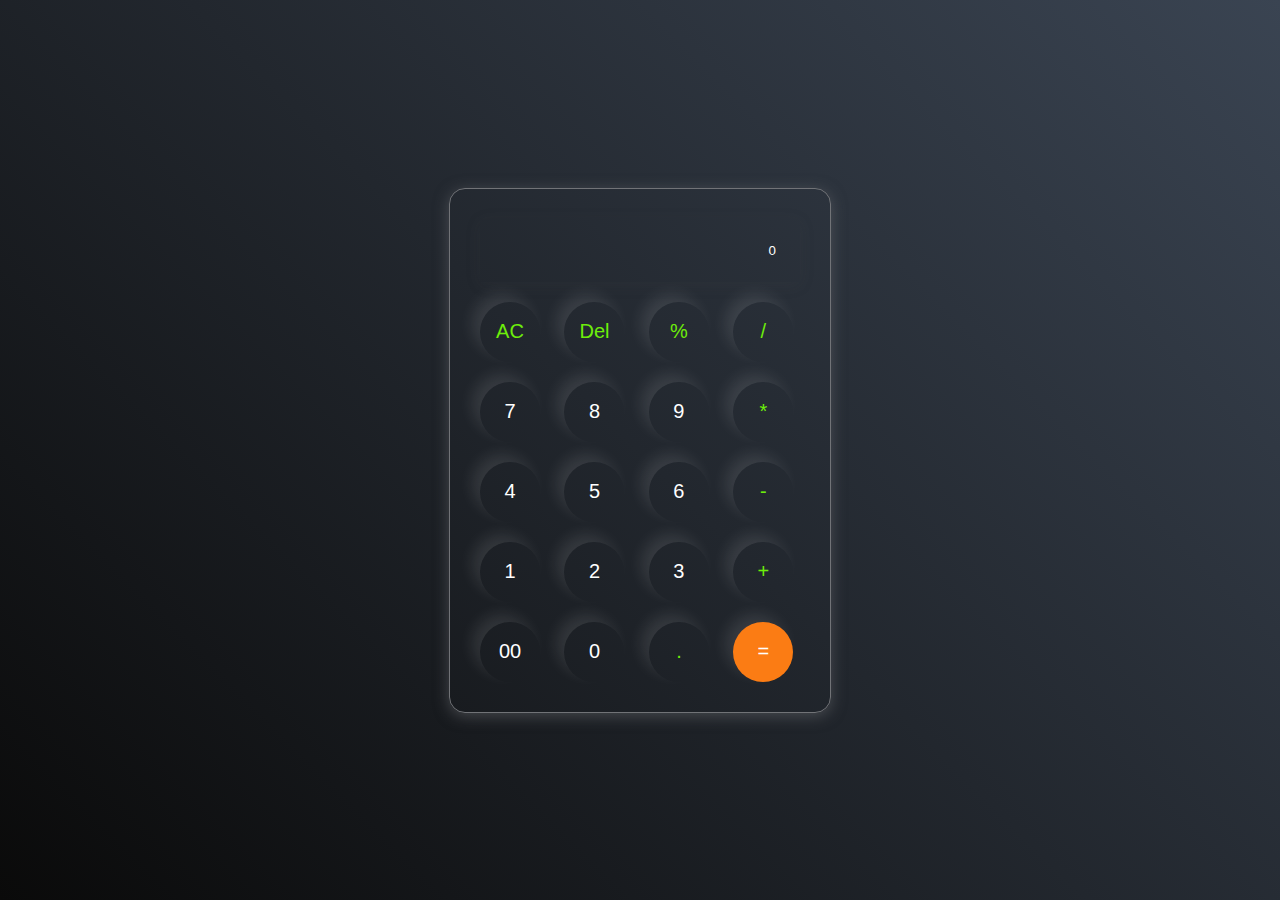
<file: Calculator/index.html>
<!DOCTYPE html>
<html lang="en">
<head>
    <meta charset="UTF-8">
    <meta name="viewport" content="width=device-width, initial-scale=1.0">
    <title>Calculator </title>
    <link rel="stylesheet" href="index.css">
    <link rel="preconnect" href="https://fonts.googleapis.com">
<link rel="preconnect" href="https://fonts.gstatic.com" crossorigin>
</head>
<body>
    <div class="calculator">
        <input type="text" placeholder="0" id="inputBox">
        <div>
            <button class="operator">AC</button>
            <button class="operator">Del</button>
            <button class="operator">%</button>
            <button class="operator">/</button>
        </div>
        <div>
            <button>7</button>
            <button>8</button>
            <button>9</button>
            <button class="operator">*</button>
        </div>
        <div>
            <button>4</button>
            <button>5</button>
            <button>6</button>
            <button class="operator">-</button>
        </div>
        <div>
            <button>1</button>
            <button>2</button>
            <button>3</button>
            <button class="operator">+</button>
        </div>
        <div>
            <button>00</button>
            <button>0</button>
            <button class="operator">.</button>
            <button class="equalBtn">=</button>
        </div>
    </div>
    <script src="index.js"></script>
</body>
</html>
</file>
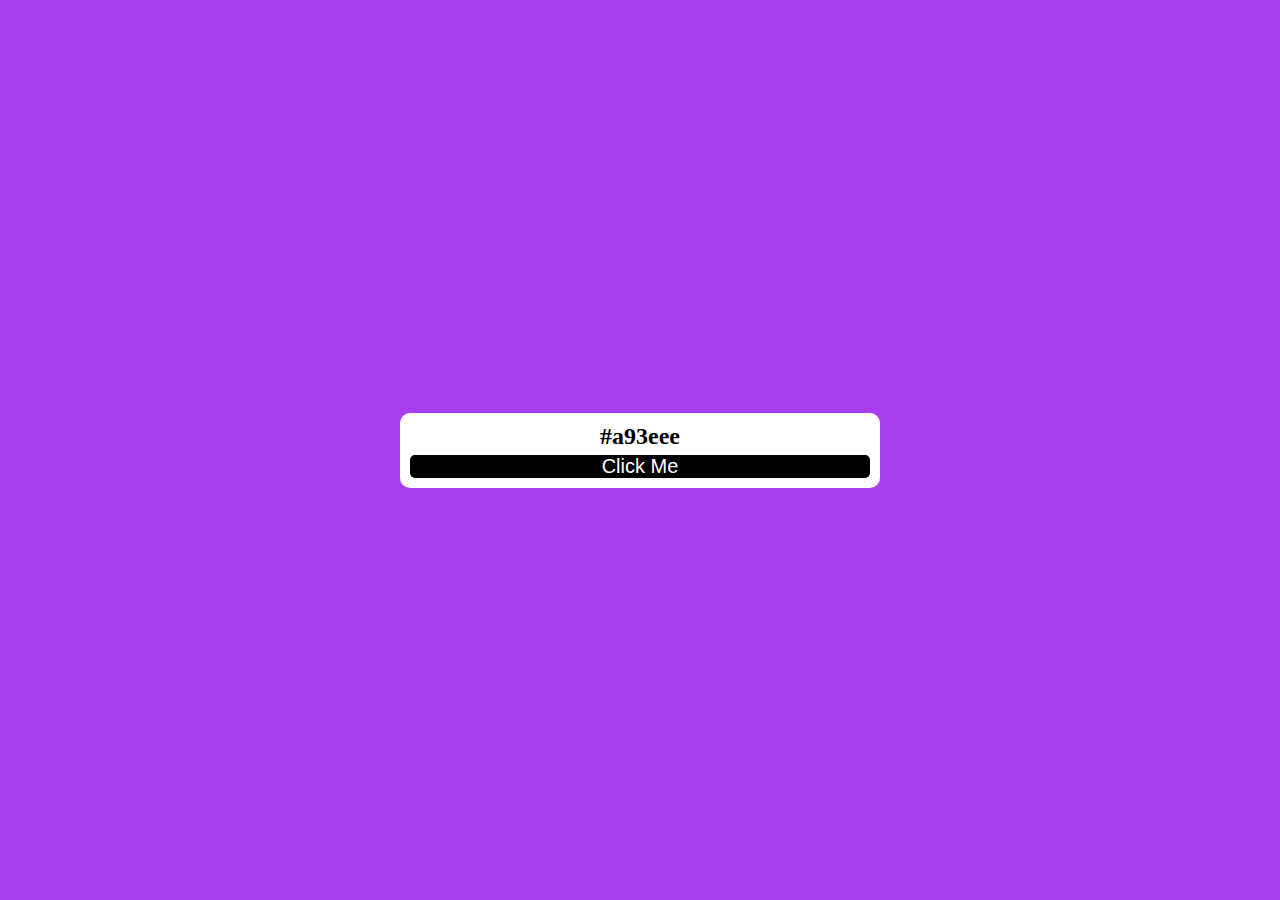
<file: ColorChanger/colorchanger.html>
<!DOCTYPE html>
<html lang="en">
<head>
    <meta charset="UTF-8">
    <meta name="viewport" content="width=device-width, initial-scale=1.0">
    <title>Document</title>
    <style>
        *{
            padding: 0;
            margin: 0;
            box-sizing: border-box;
        }
        body{
            /* background-color: black; */
            transition: 0.5s;
        }
        .main{
            width: 100%;
            height: 100vh;
            
            display: flex;
            justify-content: center;
            text-align: center;
            align-items: center;
        }
        .container{
           width: 30rem;
           padding: 10px;
           border-radius: 10px;
           background-color: white;
           text-align: center;
        }
        button{
            margin-top: 5px;
            font-size: 20px;
            display: block;
            width: 100%;
            background-color: black;
            color: white;
            border: none;
            border-radius: 5px;
            cursor: pointer;
        }
    </style>
</head>
<body>
    <div class="main">
        <div class="container">
            <h2 id="color-code">Color Changer</h2>
            <button id="btn">Click Me</button>
        </div>
   
    </div>
    <script>
        const getColor =() =>{
            //Hex code
            const randomNumber= Math.floor(Math.random() * 16777215);
            const randomCode = "#"+ randomNumber.toString(16);
            console.log (randomNumber , randomCode);
            document.body.style.backgroundColor = randomCode;
            document.getElementById("color-code").innerHTML = randomCode;

            navigator.clipboard.writeText(randomCode);
        }

        document.getElementById("btn").addEventListener(
            "click", getColor
        )
        getColor();
    </script>
</body>
</html>
</file>
<file: Calculator/index.css>
*{
    margin: 0;
    padding: 0;
    box-sizing: border-box;
    font-family: "Poppins", sans-serif;
}
body {
    width: 100%;
    height: 100vh;
    display: flex;
    justify-content: center;
    align-items: center;
    background: linear-gradient(45deg, #0a0a0a, #3a4452);
}
.calculator {
    border: 1px solid #717377;
    padding: 20px;
    border-radius: 16px;
    background: transparent;
    box-shadow: 0px 3px 15px rgba(113, 115, 119, 0.5);
}

input {
    width: 320px;
    border: none;
    padding: 24px;
    margin: 10px;
    background: transparent;
    box-shadow: 0px 3px 15px rgba(84, 84, 84, 0.1);
    font-size: right;
    text-align: right;
    cursor: pointer;
    color: white;
}
input::placeholder {
    color: #ffffff;
}
button {
    border: none;
    width: 60px;
    height: 60px;
    margin: 10px;
    border-radius: 50px;
    background: transparent;
    color: white;
    font-size: 20px;
    box-shadow: -8px -8px 15px rgba(255, 255, 255, 0.1);
    cursor: pointer;
}
.equalBtn {
    background-color: #fb7c14;
}
.operator {
    color: #6dee0a;
}
</file>
